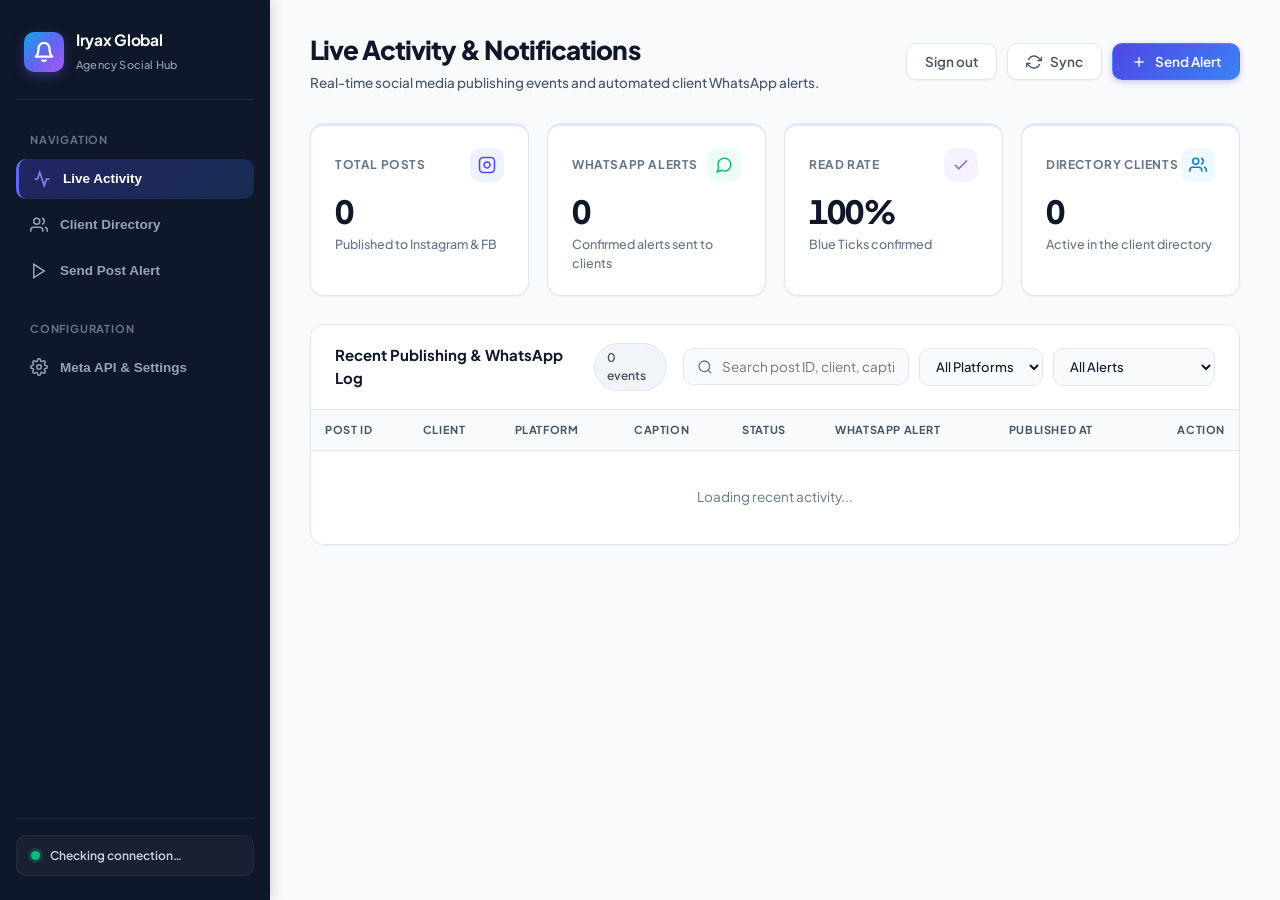
<file: index.html>
<!DOCTYPE html>
<html lang="en">
<head>
  <meta charset="UTF-8">
  <meta name="viewport" content="width=device-width, initial-scale=1.0">
  <title>Iryax Global | Social Media Publishing & Client Automation Engine</title>
  <link rel="stylesheet" href="styles.css?v=20261112_v2">
</head>
<body>
  <div class="app-layout">
    
    <!-- Sidebar -->
    <aside class="sidebar">
      <div class="brand">
        <div class="brand-icon">
          <svg viewBox="0 0 24 24" fill="none" stroke="currentColor" stroke-width="2.5" stroke-linecap="round" stroke-linejoin="round">
            <path d="M18 8A6 6 0 0 0 6 8c0 7-3 9-3 9h18s-3-2-3-9"></path>
            <path d="M13.73 21a2 2 0 0 1-3.46 0"></path>
          </svg>
        </div>
        <div>
          <div class="brand-title">
            Iryax Global
          </div>
          <span class="brand-badge">Agency Social Hub</span>
        </div>
      </div>

      <nav class="nav-menu">
        <div class="nav-section-title">Navigation</div>
        <button class="nav-btn active" data-tab="tab-activity">
          <svg viewBox="0 0 24 24" fill="none" stroke="currentColor" stroke-width="2"><path d="M22 12h-4l-3 9L9 3l-3 9H2"/></svg>
          <span>Live Activity</span>
        </button>
        <button class="nav-btn" data-tab="tab-clients">
          <svg viewBox="0 0 24 24" fill="none" stroke="currentColor" stroke-width="2"><path d="M17 21v-2a4 4 0 0 0-4-4H5a4 4 0 0 0-4 4v2"/><circle cx="9" cy="7" r="4"/><path d="M23 21v-2a4 4 0 0 0-3-3.87"/><path d="M16 3.13a4 4 0 0 1 0 7.75"/></svg>
          <span>Client Directory</span>
        </button>
        <button class="nav-btn" data-tab="tab-simulate">
          <svg viewBox="0 0 24 24" fill="none" stroke="currentColor" stroke-width="2"><polygon points="5 3 19 12 5 21 5 3"/></svg>
          <span>Send Post Alert</span>
        </button>
        
        <div class="nav-section-title" style="margin-top: 12px;">Configuration</div>
        <button class="nav-btn" data-tab="tab-settings">
          <svg viewBox="0 0 24 24" fill="none" stroke="currentColor" stroke-width="2"><circle cx="12" cy="12" r="3"/><path d="M19.4 15a1.65 1.65 0 0 0 .33 1.82l.06.06a2 2 0 0 1 0 2.83 2 2 0 0 1-2.83 0l-.06-.06a1.65 1.65 0 0 0-1.82-.33 1.65 1.65 0 0 0-1 1.51V21a2 2 0 0 1-2 2 2 2 0 0 1-2-2v-.09A1.65 1.65 0 0 0 9 19.4a1.65 1.65 0 0 0-1.82.33l-.06.06a2 2 0 0 1-2.83 0 2 2 0 0 1 0-2.83l.06-.06a1.65 1.65 0 0 0 .33-1.82 1.65 1.65 0 0 0-1.51-1H3a2 2 0 0 1-2-2 2 2 0 0 1 2-2h.09A1.65 1.65 0 0 0 4.6 9a1.65 1.65 0 0 0-.33-1.82l-.06-.06a2 2 0 0 1 0-2.83 2 2 0 0 1 2.83 0l.06.06a1.65 1.65 0 0 0 1.82.33H9a1.65 1.65 0 0 0 1-1.51V3a2 2 0 0 1 2-2 2 2 0 0 1 2 2v.09a1.65 1.65 0 0 0 1 1.51 1.65 1.65 0 0 0 1.82-.33l.06-.06a2 2 0 0 1 2.83 0 2 2 0 0 1 0 2.83l-.06.06a1.65 1.65 0 0 0-.33 1.82V9a1.65 1.65 0 0 0 1.51 1H21a2 2 0 0 1 2 2 2 2 0 0 1-2 2h-.09a1.65 1.65 0 0 0-1.51 1z"/></svg>
          <span>Meta API & Settings</span>
        </button>
      </nav>

      <div class="sidebar-footer">
        <div class="system-status-box">
          <span class="status-beacon"></span>
          <span id="connection-status" role="status">Checking connection…</span>
        </div>
      </div>
    </aside>

    <!-- Main Content -->
    <main class="main-content">
      
      <!-- Top Bar -->
      <div class="top-bar">
        <div class="top-bar-left">
          <h1 class="page-title" id="view-title">Live Activity & Notifications</h1>
          <p class="page-subtitle" id="view-subtitle">Real-time social media publishing events and automated client WhatsApp alerts.</p>
        </div>
        <div class="top-actions"><button class="btn btn-secondary" id="btn-logout">Sign out</button>
          <button class="btn btn-secondary" id="btn-refresh-data" title="Refresh all data">
            <svg viewBox="0 0 24 24" fill="none" stroke="currentColor" stroke-width="2"><polyline points="23 4 23 10 17 10"/><polyline points="1 20 1 14 7 14"/><path d="M3.51 9a9 9 0 0 1 14.85-3.36L23 10M1 14l4.64 4.36A9 9 0 0 0 20.49 15"/></svg>
            <span>Sync</span>
          </button>
          <button class="btn btn-primary" id="btn-quick-post">
            <svg viewBox="0 0 24 24" fill="none" stroke="currentColor" stroke-width="2"><line x1="12" y1="5" x2="12" y2="19"/><line x1="5" y1="12" x2="19" y2="12"/></svg>
            <span>Send Alert</span>
          </button>
        </div>
      </div>

      <!-- Tab 1: Live Activity -->
      <div id="tab-activity" class="tab-content active">
        <div class="metrics-row">
          <div class="metric-box">
            <div class="metric-top-bar">
              <span class="metric-header">Total Posts</span>
              <div class="metric-icon-wrap" style="color: #4f46e5; background: #eef2ff;">
                <svg viewBox="0 0 24 24" width="18" height="18" fill="none" stroke="currentColor" stroke-width="2"><rect x="2" y="2" width="20" height="20" rx="5" ry="5"/><path d="M16 11.37A4 4 0 1 1 12.63 8 4 4 0 0 1 16 11.37z"/></svg>
              </div>
            </div>
            <div class="metric-val" id="metric-total-posts">0</div>
            <div class="metric-sub">Published to Instagram & FB</div>
          </div>
          <div class="metric-box">
            <div class="metric-top-bar">
              <span class="metric-header">WhatsApp Alerts</span>
              <div class="metric-icon-wrap" style="color: #10b981; background: #ecfdf5;">
                <svg viewBox="0 0 24 24" width="18" height="18" fill="none" stroke="currentColor" stroke-width="2"><path d="M21 11.5a8.38 8.38 0 0 1-.9 3.8 8.5 8.5 0 0 1-7.6 4.7 8.38 8.38 0 0 1-3.8-.9L3 21l1.9-5.7a8.38 8.38 0 0 1-.9-3.8 8.5 8.5 0 0 1 4.7-7.6 8.38 8.38 0 0 1 3.8-.9h.5a8.48 8.48 0 0 1 8 8v.5z"/></svg>
              </div>
            </div>
            <div class="metric-val" id="metric-delivered-notifs">0</div>
            <div class="metric-sub">Confirmed alerts sent to clients</div>
          </div>
          <div class="metric-box">
            <div class="metric-top-bar">
              <span class="metric-header">Read Rate</span>
              <div class="metric-icon-wrap" style="color: #8b5cf6; background: #f5f3ff;">
                <svg viewBox="0 0 24 24" width="18" height="18" fill="none" stroke="currentColor" stroke-width="2"><polyline points="20 6 9 17 4 12"/></svg>
              </div>
            </div>
            <div class="metric-val" id="metric-read-rate">100%</div>
            <div class="metric-sub">Blue Ticks confirmed</div>
          </div>
          <div class="metric-box">
            <div class="metric-top-bar">
              <span class="metric-header">Directory Clients</span>
              <div class="metric-icon-wrap" style="color: #0284c7; background: #f0f9ff;">
                <svg viewBox="0 0 24 24" width="18" height="18" fill="none" stroke="currentColor" stroke-width="2"><path d="M17 21v-2a4 4 0 0 0-4-4H5a4 4 0 0 0-4 4v2"/><circle cx="9" cy="7" r="4"/><path d="M23 21v-2a4 4 0 0 0-3-3.87"/><path d="M16 3.13a4 4 0 0 1 0 7.75"/></svg>
              </div>
            </div>
            <div class="metric-val" id="metric-total-clients">0</div>
            <div class="metric-sub">Active in the client directory</div>
          </div>
        </div>

        <div class="card">
          <div class="card-toolbar activity-toolbar">
            <div class="toolbar-left">
              <h3 class="card-title" style="font-size: 15px; font-weight: 700; color: #0f172a; margin: 0;">Recent Publishing & WhatsApp Log</h3>
              <span class="client-count-chip" id="activity-count-chip">0 events</span>
            </div>
            <div class="toolbar-actions activity-filters">
              <div class="search-box" style="min-width: 220px; max-width: 280px;">
                <svg viewBox="0 0 24 24" fill="none" stroke="currentColor" stroke-width="2"><circle cx="11" cy="11" r="8"/><line x1="21" y1="21" x2="16.65" y2="16.65"/></svg>
                <input type="text" id="activity-search-input" class="search-input" placeholder="Search post ID, client, caption...">
              </div>
              <select id="activity-platform-filter" class="filter-select" aria-label="Filter by platform">
                <option value="all">All Platforms</option>
                <option value="instagram">Instagram</option>
                <option value="facebook">Facebook</option>
              </select>
              <select id="activity-alert-filter" class="filter-select" aria-label="Filter by WhatsApp alert status">
                <option value="all">All Alerts</option>
                <option value="sent_group">Sent / Delivered</option>
                <option value="read">Blue Ticks (Read)</option>
                <option value="failed">Alert Failed</option>
                <option value="pending">Pending / Retrying</option>
              </select>
            </div>
          </div>
          <div class="table-responsive">
            <table class="data-table">
              <thead>
                <tr>
                  <th>Post ID</th>
                  <th>Client</th>
                  <th>Platform</th>
                  <th>Caption</th>
                  <th>Status</th>
                  <th>WhatsApp Alert</th>
                  <th>Published At</th>
                  <th style="text-align: right;">Action</th>
                </tr>
              </thead>
              <tbody id="posts-table-body">
                <tr>
                  <td colspan="8" style="text-align: center; color: var(--text-muted); padding: 36px;">Loading recent activity...</td>
                </tr>
              </tbody>
            </table>
          </div>
          <div class="table-pagination" id="activity-pagination" style="display: none;">
            <span class="pagination-info" id="activity-pagination-info">Showing 0–0 of 0</span>
            <div class="pagination-controls">
              <button type="button" class="btn btn-sm btn-secondary" id="activity-prev-page">Previous</button>
              <span class="pagination-page-label" id="activity-page-label">Page 1 of 1</span>
              <button type="button" class="btn btn-sm btn-secondary" id="activity-next-page">Next</button>
            </div>
          </div>
        </div>
      </div>

      <!-- Tab 2: Clients (Excel) -->
      <div id="tab-clients" class="tab-content">
        <div class="card">
          <div class="card-toolbar">
            <div class="toolbar-left">
              <div class="search-box">
                <svg viewBox="0 0 24 24" fill="none" stroke="currentColor" stroke-width="2"><circle cx="11" cy="11" r="8"/><line x1="21" y1="21" x2="16.65" y2="16.65"/></svg>
                <input type="text" id="client-search-input" class="search-input" placeholder="Search by client, ID, Instagram handle, or phone...">
              </div>
              <select id="client-status-filter" class="filter-select" aria-label="Filter clients by status">
                <option value="all">All Statuses</option>
                <option value="active">Active</option>
                <option value="inactive">Inactive</option>
              </select>
              <span class="client-count-chip" id="client-count-chip">Synced from the client directory</span>
            </div>
            <div class="toolbar-actions">
              <button class="btn btn-secondary" id="btn-sync-instagram" style="gap: 8px;">
                <svg viewBox="0 0 24 24" width="16" height="16" fill="none" stroke="currentColor" stroke-width="2">
                  <rect x="2" y="2" width="20" height="20" rx="5" ry="5"/>
                  <path d="M16 11.37A4 4 0 1 1 12.63 8 4 4 0 0 1 16 11.37z"/>
                  <line x1="17.5" y1="6.5" x2="17.51" y2="6.5"/>
                </svg>
                <span>Sync Instagram Now</span>
              </button>
              <button class="btn btn-primary" id="btn-open-add-client">
                <svg viewBox="0 0 24 24" width="16" height="16" fill="none" stroke="currentColor" stroke-width="2"><line x1="12" y1="5" x2="12" y2="19"/><line x1="5" y1="12" x2="19" y2="12"/></svg>
                <span>Add Client</span>
              </button>
            </div>
          </div>
          
          <div class="table-responsive">
            <table class="data-table clients-directory-table">
              <thead>
                <tr>
                  <th style="width: 110px;">Client ID</th>
                  <th>Company / Client</th>
                  <th>Social Channels</th>
                  <th>WhatsApp Alert Recipients</th>
                  <th style="width: 100px;">Status</th>
                  <th style="text-align: right; width: 185px;">Actions</th>
                </tr>
              </thead>
              <tbody id="clients-table-body">
                <tr>
                  <td colspan="6" style="text-align: center; color: var(--text-muted); padding: 36px;">Reading the client directory...</td>
                </tr>
              </tbody>
            </table>
          </div>
          <div class="table-pagination" id="clients-pagination" style="display: none;">
            <span class="pagination-info" id="clients-pagination-info">Showing 0–0 of 0</span>
            <div class="pagination-controls">
              <button type="button" class="btn btn-sm btn-secondary" id="clients-prev-page">Previous</button>
              <span class="pagination-page-label" id="clients-page-label">Page 1 of 1</span>
              <button type="button" class="btn btn-sm btn-secondary" id="clients-next-page">Next</button>
            </div>
          </div>
        </div>
      </div>

      <!-- Tab 3: Send Alert Workflow -->
      <div id="tab-simulate" class="tab-content">
        <div class="card" style="max-width: 800px;">
          <div class="card-toolbar">
            <h3 class="card-title" style="font-size: 16px; font-weight: 700; color: #0f172a;">Send a Notification for an Existing Post</h3>
          </div>
          
          <div style="padding: 24px 24px 0 24px;">
            <div class="trust-banner">
              <svg viewBox="0 0 24 24" width="20" height="20" fill="none" stroke="#16a34a" stroke-width="2">
                <circle cx="12" cy="12" r="10"/><path d="M12 16v-4"/><path d="M12 8h.01"/>
              </svg>
              <div>
                <strong>Automated Client Routing:</strong> Select a client below. The system automatically reads their WhatsApp recipient number from <code>the client directory</code> and sends the alert through the sender configured in Settings.
              </div>
            </div>
          </div>

          <form id="simulate-form" style="padding: 16px 24px 24px 24px;">
            <div class="form-group">
              <label for="sim-select-client">Target Client (Resolved from the client directory)</label>
              <select id="sim-select-client" class="form-control">
                <!-- Dynamically populated from the client directory -->
              </select>
              <span class="form-hint">The client's Page ID and WhatsApp destination are matched dynamically.</span>
            </div>

            <div class="form-group">
              <label for="sim-post-caption">Post Caption</label>
              <textarea id="sim-post-caption" class="form-control" rows="3">Excited to announce our new update! Visit our website to learn more. #Announcement</textarea>
            </div>

            <div class="form-group">
              <label for="sim-post-url">Live Post URL</label>
              <input type="url" id="sim-post-url" class="form-control" placeholder="https://www.facebook.com/your-post-id" required>
            </div>

            <button type="submit" class="btn btn-primary btn-block" id="btn-submit-simulation" style="padding: 12px;">
              <span>Send WhatsApp Notification</span>
            </button>
          </form>

          <div id="simulation-result-box" style="display: none; padding: 0 24px 24px 24px;">
            <div class="diagnostic-alert success" id="sim-alert">
              <div>
                <strong id="sim-result-title" style="display: block; font-size: 14px;">Notification Dispatched Successfully</strong>
                <div id="sim-result-details" style="margin-top: 6px; font-size: 13px; line-height: 1.6;"></div>
              </div>
            </div>
          </div>
        </div>
      </div>

      <!-- Tab 4: Meta API Settings -->
      <div id="tab-settings" class="tab-content">
        <div style="max-width: 800px;">
          <div id="settings-feedback-box" style="display: none;" class="diagnostic-alert">
            <span id="settings-feedback-text"></span>
          </div>

          <div class="trust-banner">
            <svg viewBox="0 0 24 24" width="20" height="20" fill="none" stroke="currentColor" stroke-width="2">
              <path d="M12 22s8-4 8-10V5l-8-3-8 3v7c0 6 8 10 8 10z"/>
            </svg>
            <div>
              <strong>Secure Backend Storage:</strong> Credentials are saved directly into your local <code>.env</code> file. They are never exposed in browser source code.
            </div>
          </div>

          <div class="card">
            <div class="card-toolbar">
              <div>
                <h3 class="card-title" style="font-size: 16px; font-weight: 700; color: #0f172a;">Meta WhatsApp Cloud API Configuration</h3>
                <p style="font-size: 13px; color: var(--text-secondary); margin-top: 3px;">Active sender: <strong>+91 90104 80101</strong> (Iryax / Phone ID: 1356566347541367)</p>
              </div>
              <button class="btn btn-secondary" id="btn-test-wa-settings">
                <span>Test Connection</span>
              </button>
            </div>
            
            <form id="settings-form" style="padding: 24px;">
              <div class="form-group">
                <label for="cfg-phone-id">WhatsApp Phone Number ID</label>
                <input type="text" id="cfg-phone-id" class="form-control" placeholder="e.g. 1356566347541367">
                <span class="form-hint">Found in Meta Developer Portal ➔ WhatsApp ➔ API Setup</span>
              </div>

              <div class="form-group">
                <label for="cfg-waba-id">WhatsApp Business Account ID (WABA ID)</label>
                <input type="text" id="cfg-waba-id" class="form-control" placeholder="e.g. 1718319859454686">
              </div>

              <div class="form-group">
                <div style="display: flex; justify-content: space-between; align-items: center; margin-bottom: 6px;">
                  <label for="cfg-token" style="margin-bottom: 0;">Permanent Meta Access Token</label>
                  <span id="token-status-badge" class="badge badge-warning">Write-Only</span>
                </div>
                <input type="password" id="cfg-token" class="form-control" placeholder="•••••••••••••••• (Leave blank to keep active token)" autocomplete="new-password">
                <span class="form-hint">For 24/7 uninterrupted operation, generate a permanent System User Token in Meta Business Suite.</span>
              </div>

              <div class="form-group">
                <label for="cfg-slack">Slack Alerts Webhook URL (Optional)</label>
                <input type="url" id="cfg-slack" class="form-control" placeholder="https://hooks.slack.com/services/...">
              </div>

              <button type="submit" class="btn btn-primary" id="btn-save-cfg">
                <span>Save Configuration</span>
              </button>
            </form>
          </div>
        </div>
      </div>

    </main>
  </div>

  <!-- Add Client Modal -->
  <div class="modal-overlay" id="add-client-modal">
    <div class="modal-box">
      <div class="modal-head">
        <h3 class="card-title">Add Client to the client directory</h3>
        <button class="modal-close" id="btn-close-modal">&times;</button>
      </div>
      <form id="add-client-form" class="modal-body">
        <div class="form-group">
          <label for="new-client-id">Client ID</label>
          <input type="text" id="new-client-id" class="form-control" placeholder="e.g. CLIENT_006" required>
        </div>
        <div style="background: #f8fafc; border: 1px solid #e2e8f0; border-radius: 8px; padding: 12px; margin-bottom: 14px;">
          <div style="font-size: 11px; font-weight: 700; color: #475569; text-transform: uppercase; letter-spacing: 0.5px; margin-bottom: 8px;">Display Details (Company Info)</div>
          <div class="form-group" style="margin-bottom: 8px;">
            <label for="new-client-name">Company / Client Name</label>
            <input type="text" id="new-client-name" class="form-control" placeholder="e.g. Serum Lab" required>
          </div>
          <div class="form-group" style="margin-bottom: 0;">
            <label for="new-company-number">Company Phone Number <span style="font-weight: normal; color: var(--text-muted);">(For Info / Reference)</span></label>
            <div style="display: flex; align-items: center;">
              <span style="background: #e2e8f0; border: 1px solid #cbd5e1; border-right: none; border-radius: 6px 0 0 6px; padding: 0 10px; height: 38px; display: inline-flex; align-items: center; font-size: 14px; font-weight: 700; color: #475569;">+</span>
              <input type="tel" id="new-company-number" class="form-control" placeholder="919014424455" style="border-radius: 0 6px 6px 0; height: 38px;">
            </div>
            <span class="form-hint" style="font-size: 11px; color: var(--text-muted); margin-top: 3px; display: block;">Official company / office phone number for display & general reference.</span>
          </div>
        </div>
        <div class="form-group">
          <label for="new-page-id">Facebook Page ID <span style="font-weight: normal; color: var(--text-muted);">(Optional if Instagram provided)</span></label>
          <input type="text" id="new-page-id" class="form-control" placeholder="e.g. 116439281052574">
        </div>
        <div class="form-group">
          <label for="new-instagram-handle">Instagram Handle <span style="font-weight: normal; color: var(--text-muted);">(Optional if Facebook provided)</span></label>
          <input type="text" id="new-instagram-handle" class="form-control" placeholder="e.g. @serum_labs">
        </div>
        <div class="form-group">
          <label for="new-client-template" style="display: flex; justify-content: space-between; align-items: center;">
            <span>WhatsApp Message Template</span>
            <span style="font-size: 10px; font-weight: 600; color: #2563eb; background: #eff6ff; padding: 2px 7px; border-radius: 6px; text-transform: uppercase;">Per-client format</span>
          </label>
          <select id="new-client-template" class="form-control" style="font-size: 13px;">
            <option value="">Default (Photo Header + Post Link)</option>
            <option value="business_ig_media_link_alert">📸 Photo Header + Post Link (Image + URL)</option>
            <option value="business_post_link_exact">🔗 Post Link Alert (Text Only)</option>
            <option value="business_media_post_alert">🖼️ Photo Header Only (No URL)</option>
            <option value="business_compact_engagement">⚡ Compact Engagement (Clean Greeting + Post Link)</option>
            <option value="business_post_published_link_alert">📝 Detailed Post Alert (Greeting + Caption + Link)</option>
            <option value="tms_post_published_alert">🏢 TMS Service Alert (Team TMS Format)</option>
          </select>
          <span class="form-hint" style="font-size: 11px; color: var(--text-muted); margin-top: 3px; display: block;">Select which WhatsApp template format is dispatched when a post goes live.</span>
        </div>
        <div style="margin: 18px 0 10px 0; border-top: 1px solid #e2e8f0; padding-top: 14px;">
          <div style="display: flex; justify-content: space-between; align-items: center; margin-bottom: 8px;">
            <div>
              <span style="font-size: 12px; font-weight: 700; color: #334155; text-transform: uppercase; letter-spacing: 0.5px;">Contact Persons & WhatsApp Alert Numbers</span>
              <span style="display: block; font-size: 11px; color: var(--text-muted); margin-top: 2px;">Add as many recipients as needed. Every number gets personalized alerts with their own name.</span>
            </div>
            <button type="button" id="btn-add-contact-row" class="btn btn-xs btn-outline-primary" style="font-size: 11px; padding: 5px 12px; display: inline-flex; align-items: center; gap: 5px; border-radius: 6px; font-weight: 600;">
              <span style="font-weight: bold; font-size: 13px; line-height: 1;">+</span>
              <span>Add Recipient</span>
            </button>
          </div>
          <div id="new-contacts-list" style="display: flex; flex-direction: column; gap: 12px;"></div>
        </div>
        <button type="submit" class="btn btn-primary btn-block" style="margin-top: 16px; padding: 12px;">
          <span>Save Client</span>
        </button>
      </form>
    </div>
  </div>

  <!-- Edit Client Modal -->
  <div class="modal-overlay" id="edit-client-modal">
    <div class="modal-box">
      <div class="modal-head">
        <h3 class="card-title">Edit Client Details</h3>
        <button class="modal-close" id="btn-close-edit-modal">&times;</button>
      </div>
      <form id="edit-client-form" class="modal-body">
        <input type="hidden" id="edit-row-index">
        <div class="form-group">
          <label for="edit-client-id">Client ID</label>
          <input type="text" id="edit-client-id" class="form-control" required>
        </div>
        <div style="background: #f8fafc; border: 1px solid #e2e8f0; border-radius: 8px; padding: 12px; margin-bottom: 14px;">
          <div style="font-size: 11px; font-weight: 700; color: #475569; text-transform: uppercase; letter-spacing: 0.5px; margin-bottom: 8px;">Display Details (Company Info)</div>
          <div class="form-group" style="margin-bottom: 8px;">
            <label for="edit-client-name">Company / Client Name</label>
            <input type="text" id="edit-client-name" class="form-control" required>
          </div>
          <div class="form-group" style="margin-bottom: 0;">
            <label for="edit-company-number">Company Phone Number <span style="font-weight: normal; color: var(--text-muted);">(For Info / Reference)</span></label>
            <div style="display: flex; align-items: center;">
              <span style="background: #e2e8f0; border: 1px solid #cbd5e1; border-right: none; border-radius: 6px 0 0 6px; padding: 0 10px; height: 38px; display: inline-flex; align-items: center; font-size: 14px; font-weight: 700; color: #475569;">+</span>
              <input type="tel" id="edit-company-number" class="form-control" placeholder="919014424455" style="border-radius: 0 6px 6px 0; height: 38px;">
            </div>
            <span class="form-hint" style="font-size: 11px; color: var(--text-muted); margin-top: 3px; display: block;">Official company / office phone number for display & general reference.</span>
          </div>
        </div>
        <div class="form-group">
          <label for="edit-page-id">Facebook Page ID <span style="font-weight: normal; color: var(--text-muted);">(Optional if Instagram provided)</span></label>
          <input type="text" id="edit-page-id" class="form-control" placeholder="e.g. 116439281052574">
        </div>
        <div class="form-group">
          <label for="edit-instagram-handle">Instagram Handle / ID <span style="font-weight: normal; color: var(--text-muted);">(Optional if Facebook provided)</span></label>
          <input type="text" id="edit-instagram-handle" class="form-control" placeholder="e.g. @serum_labs">
        </div>
        <div class="form-group">
          <label for="edit-client-template" style="display: flex; justify-content: space-between; align-items: center;">
            <span>WhatsApp Message Template</span>
            <span style="font-size: 10px; font-weight: 600; color: #2563eb; background: #eff6ff; padding: 2px 7px; border-radius: 6px; text-transform: uppercase;">Per-client format</span>
          </label>
          <select id="edit-client-template" class="form-control" style="font-size: 13px;">
            <option value="">Default (Photo Header + Post Link)</option>
            <option value="business_ig_media_link_alert">📸 Photo Header + Post Link (Image + URL)</option>
            <option value="business_post_link_exact">🔗 Post Link Alert (Text Only)</option>
            <option value="business_media_post_alert">🖼️ Photo Header Only (No URL)</option>
            <option value="business_compact_engagement">⚡ Compact Engagement (Clean Greeting + Post Link)</option>
            <option value="business_post_published_link_alert">📝 Detailed Post Alert (Greeting + Caption + Link)</option>
            <option value="tms_post_published_alert">🏢 TMS Service Alert (Team TMS Format)</option>
          </select>
          <span class="form-hint" style="font-size: 11px; color: var(--text-muted); margin-top: 3px; display: block;">Select which WhatsApp template format is dispatched when a post goes live.</span>
        </div>
        <div style="margin: 18px 0 10px 0; border-top: 1px solid #e2e8f0; padding-top: 14px;">
          <div style="display: flex; justify-content: space-between; align-items: center; margin-bottom: 8px;">
            <div>
              <span style="font-size: 12px; font-weight: 700; color: #334155; text-transform: uppercase; letter-spacing: 0.5px;">Contact Persons & WhatsApp Alert Numbers</span>
              <span style="display: block; font-size: 11px; color: var(--text-muted); margin-top: 2px;">Add as many recipients as needed. Every number gets personalized alerts with their own name.</span>
            </div>
            <button type="button" id="btn-edit-add-contact-row" class="btn btn-xs btn-outline-primary" style="font-size: 11px; padding: 5px 12px; display: inline-flex; align-items: center; gap: 5px; border-radius: 6px; font-weight: 600;">
              <span style="font-weight: bold; font-size: 13px; line-height: 1;">+</span>
              <span>Add Recipient</span>
            </button>
          </div>
          <div id="edit-contacts-list" style="display: flex; flex-direction: column; gap: 12px;"></div>
        </div>
        <div class="form-group">
          <label for="edit-status">Status</label>
          <select id="edit-status" class="form-control">
            <option value="Active">Active</option>
            <option value="Inactive">Inactive</option>
          </select>
        </div>
        <div style="display: flex; gap: 10px; margin-top: 24px;">
          <button type="button" class="btn btn-secondary" style="flex: 1;" id="btn-cancel-edit-modal">Cancel</button>
          <button type="submit" class="btn btn-primary" style="flex: 2;">Save Changes</button>
        </div>
      </form>
    </div>
  </div>

  <!-- Display Details Modal -->
  <div class="modal-overlay" id="view-client-modal">
    <div class="modal-box" style="max-width: 680px;">
      <div class="modal-head">
        <div style="display: flex; align-items: center; gap: 8px;">
          <svg viewBox="0 0 24 24" width="20" height="20" fill="none" stroke="#4f46e5" stroke-width="2"><circle cx="12" cy="12" r="10"/><line x1="12" y1="16" x2="12" y2="12"/><line x1="12" y1="8" x2="12.01" y2="8"/></svg>
          <h3 class="card-title" style="margin: 0; font-size: 17px;">Client Display Details</h3>
        </div>
        <button class="modal-close" id="btn-close-view-modal">&times;</button>
      </div>
      <div class="modal-body" style="padding: 18px 22px;">
        <!-- Company Info Header Card -->
        <div style="background: linear-gradient(135deg, #f8fafc 0%, #f1f5f9 100%); border: 1px solid #e2e8f0; border-radius: 10px; padding: 14px 16px; margin-bottom: 12px; display: flex; justify-content: space-between; align-items: center;">
          <div style="display: flex; gap: 12px; align-items: center;">
            <div id="view-client-avatar" class="company-avatar" style="width: 44px; height: 44px; font-size: 16px; border-radius: 10px;">CL</div>
            <div>
              <h2 id="view-company-name" style="margin: 0; font-size: 17px; font-weight: 700; color: #0f172a;">Company Name</h2>
              <div style="display: flex; align-items: center; gap: 8px; margin-top: 4px;">
                <span class="code-chip" id="view-client-id" style="font-size: 11px;">ID</span>
                <span id="view-status-badge"></span>
              </div>
            </div>
          </div>
        </div>

        <!-- Details Grid -->
        <div style="display: grid; grid-template-columns: 1fr; gap: 12px; margin-bottom: 14px;">
          <div class="view-details-row">
            <!-- Company Phone for Info -->
            <div style="border: 1px solid #e2e8f0; border-radius: 8px; padding: 12px 14px; background: #ffffff;">
              <div style="font-size: 11px; font-weight: 700; color: #64748b; text-transform: uppercase; letter-spacing: 0.5px; margin-bottom: 6px; display: flex; justify-content: space-between; align-items: center; gap: 6px;">
                <span>Company Phone</span>
                <span style="background: #eef2ff; color: #4338ca; padding: 1px 6px; border-radius: 4px; font-size: 9.5px; font-weight: 600; white-space: nowrap;">Office Reference</span>
              </div>
              <div id="view-company-phone-box" style="font-size: 14px; font-weight: 600; color: #1e293b; font-family: var(--font-mono); display: flex; align-items: center; flex-wrap: wrap; gap: 6px;">
                <!-- Filled via JS -->
              </div>
            </div>

            <!-- Social Media Channels -->
            <div style="border: 1px solid #e2e8f0; border-radius: 8px; padding: 12px 14px; background: #ffffff;">
              <div style="font-size: 11px; font-weight: 700; color: #64748b; text-transform: uppercase; letter-spacing: 0.5px; margin-bottom: 6px;">Connected Channels</div>
              <div style="display: flex; gap: 8px; flex-wrap: wrap;" id="view-social-channels">
                <!-- Filled via JS -->
              </div>
            </div>
          </div>

          <!-- Alert Recipients -->
          <div style="border: 1px solid #e2e8f0; border-radius: 8px; padding: 12px 14px; background: #ffffff;">
            <div style="font-size: 11px; font-weight: 700; color: #64748b; text-transform: uppercase; letter-spacing: 0.5px; margin-bottom: 8px; display: flex; justify-content: space-between; align-items: center;">
              <span>WhatsApp Alert Recipients</span>
              <span style="font-size: 10.5px; font-weight: normal; color: var(--text-muted); text-transform: none; letter-spacing: 0;">Receive live post publication alerts</span>
            </div>
            <div id="view-contacts-list" style="display: flex; flex-direction: column; gap: 6px;">
              <!-- Filled via JS -->
            </div>
          </div>

          <!-- Approved WhatsApp Alert Preview -->
          <div style="border: 1px solid #c7d2fe; border-radius: 8px; padding: 12px 14px; background: #f8faff;">
            <div style="font-size: 11px; font-weight: 700; color: #4338ca; text-transform: uppercase; letter-spacing: 0.5px; margin-bottom: 8px; display: flex; justify-content: space-between; align-items: center; gap: 8px;">
              <span style="display: flex; align-items: center; gap: 6px;">
                <svg viewBox="0 0 24 24" width="14" height="14" fill="none" stroke="currentColor" stroke-width="2"><path d="M21 15a2 2 0 0 1-2 2H7l-4 4V5a2 2 0 0 1 2-2h14a2 2 0 0 1 2 2z"/></svg>
                WhatsApp Notification Preview
              </span>
              <span style="background: #ecfdf5; color: #047857; padding: 2px 8px; border-radius: 4px; font-size: 10px; font-weight: 700; white-space: nowrap;">Meta Approved</span>
            </div>
            <div id="view-template-preview" style="font-family: -apple-system, BlinkMacSystemFont, 'Segoe UI', Roboto, Helvetica, Arial, sans-serif; font-size: 13px; line-height: 1.5; color: #1e293b;">
              <!-- Filled via JS -->
            </div>
          </div>
        </div>

        <div style="display: flex; gap: 10px; margin-top: 8px;">
          <button type="button" class="btn btn-secondary" style="flex: 1;" id="btn-close-view-modal-2">Close</button>
          <button type="button" class="btn btn-primary" style="flex: 1;" id="btn-view-edit-shortcut">
            <svg viewBox="0 0 24 24" width="13" height="13" fill="none" stroke="currentColor" stroke-width="2"><path d="M12 20h9"/><path d="M16.5 3.5a2.121 2.121 0 0 1 3 3L7 19l-4 1 1-4L16.5 3.5z"/></svg>
            <span>Edit This Client</span>
          </button>
        </div>
      </div>
    </div>
  </div>

  <!-- Toast Notification Container -->
  <div class="toast-container" id="toast-container" role="status" aria-live="polite"></div>

  <script src="config.js"></script><script src="operations.js?v=20261112_v2"></script><script src="app.js?v=20261112_v2"></script>
</body>
</html>
</file>
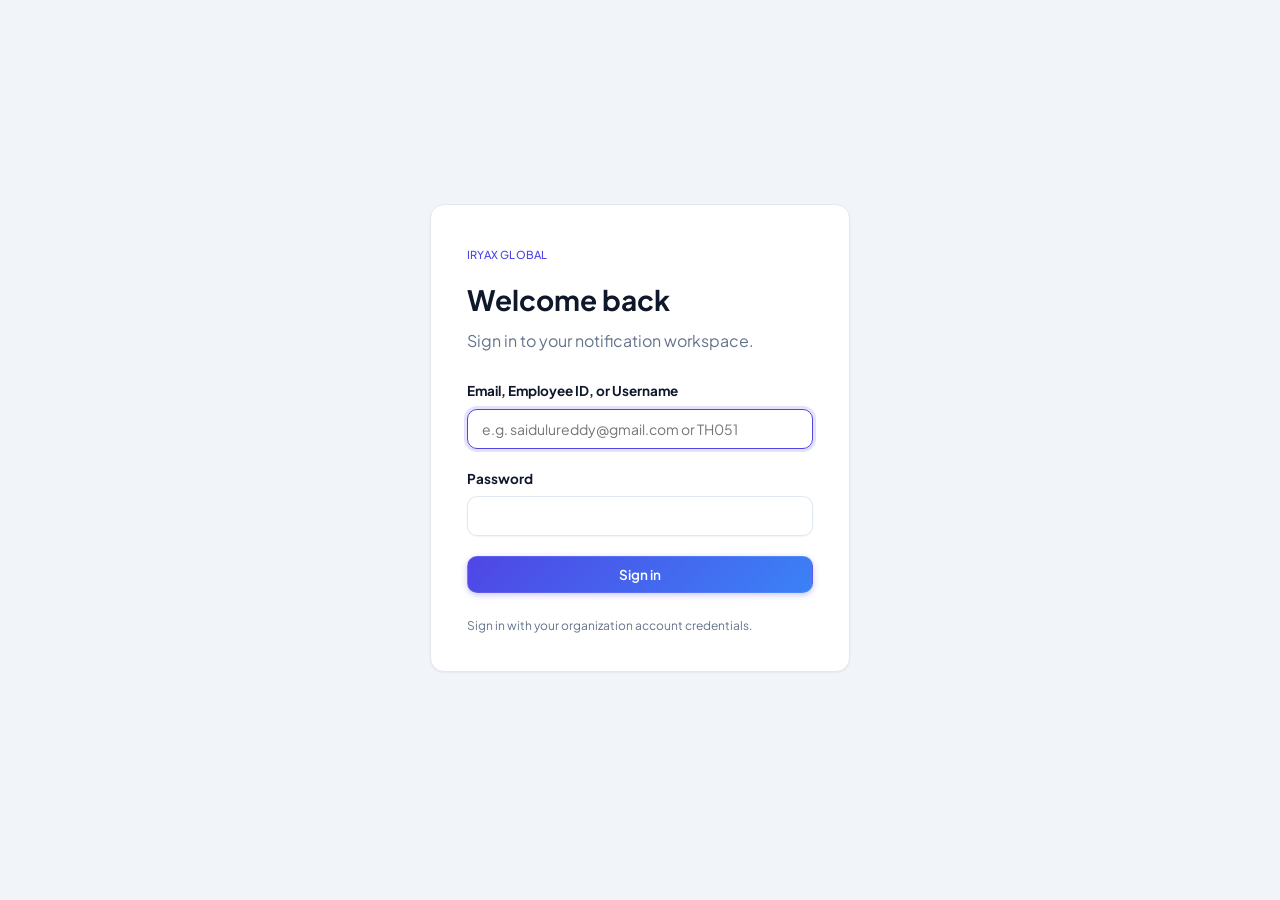
<file: login.html>
<!doctype html>
<html lang="en"><head><meta charset="utf-8"><meta name="viewport" content="width=device-width,initial-scale=1"><title>Sign in · Notification Hub</title><link rel="stylesheet" href="styles.css"></head>
<body style="min-height:100vh;display:grid;place-items:center;padding:24px;background:#f1f5f9">
<main class="card" style="width:100%;max-width:420px;padding:36px">
<div class="brand-badge" style="color:#4f46e5">IRYAX GLOBAL</div><h1 style="margin:14px 0 8px;font-size:28px">Welcome back</h1><p style="color:#64748b;margin-bottom:28px">Sign in to your notification workspace.</p>
<form id="login-form"><div class="form-group"><label for="username">Email, Employee ID, or Username</label><input id="username" class="form-control" autocomplete="username" placeholder="e.g. saidulureddy@gmail.com or TH051" required autofocus></div>
<div class="form-group"><label for="password">Password</label><input type="password" id="password" class="form-control" autocomplete="current-password" required></div>
<p id="error" role="alert" style="color:#b91c1c;margin:12px 0"></p><button class="btn btn-primary" style="width:100%" type="submit">Sign in</button></form>
<p style="font-size:12px;color:#64748b;margin-top:24px">Sign in with your organization account credentials.</p></main>
<script src="config.js"></script><script src="login.js"></script></body></html>
</file>
<file: styles.css>
/* ==============================================================================
   IRYAX ENTERPRISE SOCIAL AUTOMATION HUB - DESIGN SYSTEM
   Ultra-modern, polished B2B SaaS interface inspired by Stripe, Linear, and Vercel.
   ============================================================================== */

@import url('https://fonts.googleapis.com/css2?family=Plus+Jakarta+Sans:wght@400;500;600;700;800&family=JetBrains+Mono:wght@400;500;600&display=swap');

:root {
  /* Slate & Enterprise Neutral Tokens */
  --bg-app: #f8fafc;
  --bg-sidebar: #0f172a;
  --bg-sidebar-hover: #1e293b;
  --bg-sidebar-active: #334155;
  --bg-card: #ffffff;
  --bg-surface: #f8fafc;
  --bg-surface-elevated: #ffffff;
  --bg-hover: #f1f5f9;
  
  --border-color: #e2e8f0;
  --border-light: #f1f5f9;
  --border-dark: #cbd5e1;
  
  --text-primary: #0f172a;
  --text-secondary: #475569;
  --text-muted: #64748b;
  --text-inverse: #ffffff;
  
  /* Brand Gradients & Accents */
  --primary: #4f46e5;
  --primary-hover: #4338ca;
  --primary-light: #eef2ff;
  --primary-border: #c7d2fe;
  --primary-gradient: linear-gradient(135deg, #4f46e5 0%, #3b82f6 100%);
  --brand-gradient: linear-gradient(135deg, #0ea5e9 0%, #6366f1 50%, #a855f7 100%);
  
  /* Social Media Platform Colors */
  --instagram-gradient: linear-gradient(45deg, #f09433 0%, #e6683c 25%, #dc2743 50%, #cc2366 75%, #bc1888 100%);
  --instagram-bg: #fdf2f8;
  --instagram-text: #be185d;
  --instagram-border: #fbcfe8;
  
  --facebook-color: #1877f2;
  --facebook-bg: #eff6ff;
  --facebook-border: #bfdbfe;
  
  --whatsapp-color: #128c7e;
  --whatsapp-bg: #f0fdf4;
  --whatsapp-border: #bbf7d0;
  --whatsapp-text: #166534;
  
  /* Semantic Status Colors */
  --success: #10b981;
  --success-bg: #ecfdf5;
  --success-border: #a7f3d0;
  --success-text: #065f46;
  
  --warning: #f59e0b;
  --warning-bg: #fffbeb;
  --warning-border: #fde68a;
  --warning-text: #92400e;
  
  --danger: #ef4444;
  --danger-bg: #fef2f2;
  --danger-border: #fecaca;
  --danger-text: #991b1b;
  
  --info: #0284c7;
  --info-bg: #f0f9ff;
  --info-border: #bae6fd;
  --info-text: #0369a1;

  --font-sans: 'Plus Jakarta Sans', -apple-system, BlinkMacSystemFont, 'Segoe UI', Roboto, sans-serif;
  --font-mono: 'JetBrains Mono', 'SF Mono', Consolas, monospace;
  
  --radius-xs: 4px;
  --radius-sm: 6px;
  --radius-md: 10px;
  --radius-lg: 14px;
  --radius-xl: 18px;
  --radius-full: 9999px;

  --shadow-sm: 0 1px 2px 0 rgba(15, 23, 42, 0.05);
  --shadow-md: 0 4px 6px -1px rgba(15, 23, 42, 0.06), 0 2px 4px -2px rgba(15, 23, 42, 0.04);
  --shadow-lg: 0 10px 15px -3px rgba(15, 23, 42, 0.08), 0 4px 6px -4px rgba(15, 23, 42, 0.03);
  --shadow-xl: 0 20px 25px -5px rgba(15, 23, 42, 0.1), 0 8px 10px -6px rgba(15, 23, 42, 0.04);
}

* {
  box-sizing: border-box;
  margin: 0;
  padding: 0;
}

body {
  font-family: var(--font-sans);
  background-color: var(--bg-app);
  color: var(--text-primary);
  line-height: 1.5;
  -webkit-font-smoothing: antialiased;
  -moz-osx-font-smoothing: grayscale;
  overflow-x: hidden;
}

/* App Layout */
.app-layout {
  display: flex;
  min-height: 100vh;
}

/* ==============================================================================
   Sidebar Navigation (Enterprise Dark Slate)
   ============================================================================== */
.sidebar {
  width: 270px;
  background-color: var(--bg-sidebar);
  color: #94a3b8;
  display: flex;
  flex-direction: column;
  padding: 24px 16px;
  flex-shrink: 0;
  position: relative;
  z-index: 10;
  box-shadow: 2px 0 12px rgba(0, 0, 0, 0.15);
}

.brand {
  display: flex;
  align-items: center;
  gap: 12px;
  padding: 4px 8px 24px 8px;
  border-bottom: 1px solid rgba(255, 255, 255, 0.08);
  margin-bottom: 20px;
}

.brand-icon {
  width: 40px;
  height: 40px;
  border-radius: var(--radius-md);
  background: var(--brand-gradient);
  display: flex;
  align-items: center;
  justify-content: center;
  color: #ffffff;
  font-weight: 800;
  box-shadow: 0 4px 12px rgba(99, 102, 241, 0.35);
  flex-shrink: 0;
}

.brand-icon svg {
  width: 22px;
  height: 22px;
  stroke: #ffffff;
}

.brand-title {
  font-size: 15.5px;
  font-weight: 700;
  color: #ffffff;
  letter-spacing: -0.3px;
  display: flex;
  align-items: center;
  gap: 6px;
}

.brand-badge {
  display: inline-block;
  font-size: 11px;
  color: #94a3b8;
  font-weight: 500;
  letter-spacing: 0.2px;
}

.nav-menu {
  display: flex;
  flex-direction: column;
  gap: 6px;
  flex: 1;
}

.nav-section-title {
  font-size: 11px;
  font-weight: 700;
  text-transform: uppercase;
  letter-spacing: 0.8px;
  color: #64748b;
  padding: 12px 14px 4px 14px;
}

.nav-btn {
  display: flex;
  align-items: center;
  gap: 12px;
  padding: 11px 14px;
  border-radius: var(--radius-md);
  background: transparent;
  border: none;
  color: #94a3b8;
  font-size: 13.5px;
  font-weight: 600;
  cursor: pointer;
  transition: all 0.18s cubic-bezier(0.4, 0, 0.2, 1);
  text-align: left;
  position: relative;
}

.nav-btn svg {
  width: 18px;
  height: 18px;
  flex-shrink: 0;
  transition: transform 0.18s ease;
}

.nav-btn:hover {
  background-color: var(--bg-sidebar-hover);
  color: #f8fafc;
  transform: translateX(2px);
}

.nav-btn:hover svg {
  transform: scale(1.08);
}

.nav-btn.active {
  background: linear-gradient(135deg, rgba(79, 70, 229, 0.3) 0%, rgba(59, 130, 246, 0.2) 100%);
  color: #ffffff;
  font-weight: 700;
  border-left: 3px solid #6366f1;
}

.nav-btn.active svg {
  color: #818cf8;
}

.sidebar-footer {
  padding-top: 16px;
  border-top: 1px solid rgba(255, 255, 255, 0.08);
  display: flex;
  flex-direction: column;
  gap: 10px;
}

.system-status-box {
  display: flex;
  align-items: center;
  gap: 10px;
  padding: 10px 14px;
  border-radius: var(--radius-md);
  background: rgba(255, 255, 255, 0.04);
  border: 1px solid rgba(255, 255, 255, 0.06);
  font-size: 12px;
  color: #cbd5e1;
  font-weight: 600;
}

.status-beacon {
  width: 9px;
  height: 9px;
  background-color: #10b981;
  border-radius: 50%;
  position: relative;
  box-shadow: 0 0 0 3px rgba(16, 185, 129, 0.2);
  animation: pulse-beacon 2s infinite;
}

@keyframes pulse-beacon {
  0% { box-shadow: 0 0 0 0 rgba(16, 185, 129, 0.5); }
  70% { box-shadow: 0 0 0 6px rgba(16, 185, 129, 0); }
  100% { box-shadow: 0 0 0 0 rgba(16, 185, 129, 0); }
}

/* ==============================================================================
   Main Content Layout
   ============================================================================== */
.main-content {
  flex: 1;
  padding: 30px 40px;
  overflow-y: auto;
  max-width: 100%;
}

.top-bar {
  display: flex;
  align-items: center;
  justify-content: space-between;
  margin-bottom: 30px;
  gap: 16px;
}

.top-bar-left {
  display: flex;
  flex-direction: column;
  gap: 4px;
}

.page-title {
  font-size: 26px;
  font-weight: 800;
  color: var(--text-primary);
  letter-spacing: -0.6px;
}

.page-subtitle {
  font-size: 13.5px;
  color: var(--text-secondary);
  font-weight: 500;
}

.top-actions {
  display: flex;
  gap: 10px;
  align-items: center;
}

/* ==============================================================================
   Button Components
   ============================================================================== */
.btn {
  display: inline-flex;
  align-items: center;
  justify-content: center;
  gap: 8px;
  padding: 9px 18px;
  border-radius: var(--radius-md);
  font-size: 13.5px;
  font-weight: 600;
  cursor: pointer;
  transition: all 0.18s cubic-bezier(0.4, 0, 0.2, 1);
  border: 1px solid transparent;
  box-shadow: var(--shadow-sm);
  text-decoration: none;
  font-family: inherit;
}

.btn svg {
  width: 16px;
  height: 16px;
  flex-shrink: 0;
}

.btn-primary {
  background: var(--primary-gradient);
  color: #ffffff;
  border-color: rgba(255, 255, 255, 0.1);
  box-shadow: 0 2px 6px rgba(79, 70, 229, 0.3);
}

.btn-primary:hover {
  background: linear-gradient(135deg, #4338ca 0%, #2563eb 100%);
  box-shadow: 0 4px 12px rgba(79, 70, 229, 0.4);
  transform: translateY(-1px);
}

.btn-secondary {
  background-color: #ffffff;
  border-color: var(--border-color);
  color: var(--text-secondary);
}

.btn-secondary:hover {
  background-color: var(--bg-surface);
  color: var(--text-primary);
  border-color: var(--border-dark);
  box-shadow: var(--shadow-md);
}

.btn-sm {
  padding: 6px 12px;
  font-size: 12.5px;
  border-radius: var(--radius-sm);
}

.btn-outline-primary {
  background-color: #ffffff;
  border: 1px solid #c7d2fe;
  color: #4338ca;
  font-weight: 600;
}

.btn-outline-primary:hover {
  background-color: #eef2ff;
  border-color: #818cf8;
  color: #3730a3;
}

.btn-outline-danger {
  background-color: #ffffff;
  border: 1px solid #fecaca;
  color: #b91c1c;
  font-weight: 600;
}

.btn-outline-danger:hover {
  background-color: #fef2f2;
  border-color: #f87171;
  color: #991b1b;
}

.btn-block {
  width: 100%;
}

/* ==============================================================================
   Metric Cards Overview
   ============================================================================== */
.metrics-row {
  display: grid;
  grid-template-columns: repeat(4, 1fr);
  gap: 18px;
  margin-bottom: 28px;
}

.metric-box {
  background: var(--bg-card);
  border: 1px solid var(--border-color);
  border-radius: var(--radius-lg);
  padding: 22px 24px;
  box-shadow: var(--shadow-sm);
  position: relative;
  overflow: hidden;
  transition: transform 0.2s ease, box-shadow 0.2s ease;
}

.metric-box::before {
  content: "";
  position: absolute;
  top: 0;
  left: 0;
  right: 0;
  height: 3px;
  background: var(--primary-gradient);
  opacity: 0;
  transition: opacity 0.2s ease;
}

.metric-box:hover {
  transform: translateY(-2px);
  box-shadow: var(--shadow-md);
}

.metric-box:hover::before {
  opacity: 1;
}

.metric-top-bar {
  display: flex;
  align-items: center;
  justify-content: space-between;
  margin-bottom: 12px;
}

.metric-header {
  font-size: 12px;
  color: var(--text-muted);
  font-weight: 700;
  text-transform: uppercase;
  letter-spacing: 0.6px;
}

.metric-icon-wrap {
  width: 34px;
  height: 34px;
  border-radius: var(--radius-md);
  display: flex;
  align-items: center;
  justify-content: center;
  background: var(--bg-surface);
  color: var(--primary);
}

.metric-val {
  font-size: 32px;
  font-weight: 800;
  color: var(--text-primary);
  letter-spacing: -1px;
  line-height: 1.1;
  margin-bottom: 6px;
  font-feature-settings: "tnum";
}

.metric-sub {
  font-size: 12.5px;
  color: var(--text-muted);
  font-weight: 500;
}

/* ==============================================================================
   Cards & Toolbar
   ============================================================================== */
.card {
  background: var(--bg-card);
  border: 1px solid var(--border-color);
  border-radius: var(--radius-lg);
  box-shadow: var(--shadow-sm);
  overflow: hidden;
  margin-bottom: 24px;
}

.card-toolbar {
  padding: 18px 24px;
  border-bottom: 1px solid var(--border-color);
  display: flex;
  align-items: center;
  justify-content: space-between;
  gap: 16px;
  background-color: #ffffff;
  flex-wrap: wrap;
}

.toolbar-left {
  display: flex;
  align-items: center;
  gap: 14px;
  flex: 1;
  min-width: 280px;
}

.search-box {
  position: relative;
  flex: 1;
  max-width: 420px;
}

.search-box svg {
  position: absolute;
  left: 14px;
  top: 50%;
  transform: translateY(-50%);
  width: 16px;
  height: 16px;
  color: var(--text-muted);
  pointer-events: none;
}

.search-input {
  width: 100%;
  padding: 9px 14px 9px 38px;
  background-color: var(--bg-surface);
  border: 1px solid var(--border-color);
  border-radius: var(--radius-md);
  font-size: 13.5px;
  color: var(--text-primary);
  font-family: inherit;
  transition: all 0.15s ease;
}

.search-input:focus {
  outline: none;
  background-color: #ffffff;
  border-color: var(--primary);
  box-shadow: 0 0 0 3px rgba(79, 70, 229, 0.12);
}

.client-count-chip {
  display: inline-flex;
  align-items: center;
  gap: 6px;
  padding: 5px 12px;
  border-radius: var(--radius-full);
  background-color: #f1f5f9;
  border: 1px solid #e2e8f0;
  font-size: 12px;
  font-weight: 600;
  color: #475569;
}

.toolbar-actions {
  display: flex;
  align-items: center;
  gap: 10px;
}

/* ==============================================================================
   Data Table Styling (Clean & High Contrast)
   ============================================================================== */
.table-responsive {
  width: 100%;
  overflow-x: auto;
}

.data-table {
  width: 100%;
  border-collapse: separate;
  border-spacing: 0;
  text-align: left;
  font-size: 13.5px;
}

.data-table th {
  padding: 12px 14px;
  background-color: #f8fafc;
  color: #475569;
  font-weight: 700;
  border-bottom: 1px solid var(--border-color);
  font-size: 11px;
  text-transform: uppercase;
  letter-spacing: 0.6px;
  white-space: nowrap;
}

.data-table td {
  padding: 12px 14px;
  border-bottom: 1px solid var(--border-light);
  color: var(--text-secondary);
  vertical-align: middle;
  background-color: #ffffff;
  transition: background-color 0.12s ease;
}

.data-table tbody tr:hover td {
  background-color: #f8fafc;
}

.data-table tbody tr:last-child td {
  border-bottom: none;
}

/* Table Specific Cell Components */
.company-cell {
  display: flex;
  align-items: center;
  gap: 12px;
}

.company-avatar {
  width: 34px;
  height: 34px;
  border-radius: var(--radius-md);
  background: linear-gradient(135deg, #e0e7ff 0%, #c7d2fe 100%);
  color: #3730a3;
  font-size: 13px;
  font-weight: 700;
  display: flex;
  align-items: center;
  justify-content: center;
  flex-shrink: 0;
  border: 1px solid #c7d2fe;
}

.company-name {
  font-weight: 700;
  color: #0f172a;
  font-size: 14px;
  letter-spacing: -0.2px;
}

.code-chip {
  display: inline-flex;
  align-items: center;
  padding: 4px 9px;
  border-radius: var(--radius-sm);
  background-color: #f1f5f9;
  border: 1px solid #e2e8f0;
  font-family: var(--font-mono);
  font-size: 12px;
  font-weight: 600;
  color: #334155;
  white-space: nowrap;
}

.social-badge {
  display: inline-flex;
  align-items: center;
  gap: 6px;
  padding: 5px 11px;
  border-radius: var(--radius-full);
  font-size: 12px;
  font-weight: 600;
  text-decoration: none;
  transition: all 0.15s ease;
}

.social-badge-instagram {
  background-color: var(--instagram-bg);
  color: var(--instagram-text);
  border: 1px solid var(--instagram-border);
}

.social-badge-instagram:hover {
  background-color: #fce7f3;
  color: #9d174d;
}

.social-badge-facebook {
  background-color: var(--facebook-bg);
  color: var(--facebook-color);
  border: 1px solid var(--facebook-border);
}

.social-badge-facebook:hover {
  background-color: #dbeafe;
}

.phone-badge {
  display: inline-flex;
  align-items: center;
  gap: 6px;
  padding: 5px 11px;
  border-radius: var(--radius-full);
  background-color: var(--whatsapp-bg);
  border: 1px solid var(--whatsapp-border);
  color: var(--whatsapp-text);
  font-family: var(--font-mono);
  font-size: 12px;
  font-weight: 600;
  text-decoration: none;
  transition: all 0.15s ease;
}

.phone-badge:hover {
  background-color: #dcfce7;
  border-color: #86efac;
}

.phone-badge svg {
  width: 14px;
  height: 14px;
  color: var(--whatsapp-color);
}

/* Status Badges */
.badge {
  display: inline-flex;
  align-items: center;
  gap: 6px;
  padding: 4px 10px;
  border-radius: var(--radius-full);
  font-size: 12px;
  font-weight: 600;
  line-height: 1.4;
  white-space: nowrap;
}

.badge-dot {
  width: 6px;
  height: 6px;
  border-radius: 50%;
  display: inline-block;
}

.badge-success {
  background: var(--success-bg);
  color: var(--success-text);
  border: 1px solid var(--success-border);
}
.badge-success .badge-dot { background-color: var(--success); }

.badge-warning {
  background: var(--warning-bg);
  color: var(--warning-text);
  border: 1px solid var(--warning-border);
}
.badge-warning .badge-dot { background-color: var(--warning); }

.badge-danger {
  background: var(--danger-bg);
  color: var(--danger-text);
  border: 1px solid var(--danger-border);
}
.badge-danger .badge-dot { background-color: var(--danger); }

.badge-info {
  background: var(--info-bg);
  color: var(--info-text);
  border: 1px solid var(--info-border);
}
.badge-info .badge-dot { background-color: var(--info); }

.badge-secondary {
  background: #f1f5f9;
  color: #475569;
  border: 1px solid #cbd5e1;
}

.actions-cell {
  display: flex;
  gap: 6px;
  justify-content: flex-end;
  align-items: center;
  flex-wrap: nowrap;
}

.actions-cell .btn {
  white-space: nowrap;
}

.clients-directory-table td {
  padding: 14px;
  vertical-align: middle;
}

.company-meta-row {
  display: flex;
  flex-wrap: wrap;
  align-items: center;
  gap: 6px;
  margin-top: 4px;
}

.company-phone-chip {
  display: inline-flex;
  align-items: center;
  gap: 4px;
  font-size: 11px;
  font-family: var(--font-mono);
  font-weight: 500;
  color: #475569;
  background: #f1f5f9;
  border: 1px solid #e2e8f0;
  border-radius: 4px;
  padding: 2px 6px;
}

.template-chip {
  display: inline-flex;
  align-items: center;
  gap: 4px;
  font-size: 10.5px;
  font-weight: 600;
  padding: 2px 7px;
  border-radius: 4px;
  background: #f8fafc;
  color: #475569;
  border: 1px solid #e2e8f0;
}

.template-chip-custom {
  background: #eff6ff;
  color: #1d4ed8;
  border-color: #bfdbfe;
}

.channels-stack {
  display: flex;
  flex-direction: column;
  align-items: flex-start;
  gap: 6px;
}

.recipients-stack {
  display: flex;
  flex-direction: column;
  gap: 6px;
}

.recipient-row {
  display: flex;
  align-items: center;
  flex-wrap: wrap;
  gap: 8px;
}

.recipient-title-chip {
  font-weight: 700;
  font-size: 10.5px;
  background: #f1f5f9;
  border: 1px solid #cbd5e1;
  color: #334155;
  border-radius: 4px;
  padding: 2px 6px;
  min-width: 30px;
  text-align: center;
}

.recipient-name-text {
  color: var(--text-primary);
  font-weight: 600;
  font-size: 13px;
  min-width: 115px;
}

.phone-badge-compact {
  padding: 3px 10px;
  font-size: 12px;
}

.client-row-inactive td {
  opacity: 0.78;
}

.client-row-inactive:hover td {
  opacity: 1;
}

/* ==============================================================================
   Forms & Inputs
   ============================================================================== */
.form-group {
  margin-bottom: 20px;
}

.form-group label {
  display: block;
  font-size: 13.5px;
  font-weight: 700;
  color: var(--text-primary);
  margin-bottom: 7px;
}

.form-control {
  width: 100%;
  padding: 10px 14px;
  background-color: #ffffff;
  border: 1px solid var(--border-color);
  border-radius: var(--radius-md);
  color: var(--text-primary);
  font-size: 14px;
  font-family: inherit;
  box-shadow: var(--shadow-sm);
  transition: all 0.15s ease;
}

.form-control:focus {
  outline: none;
  border-color: var(--primary);
  box-shadow: 0 0 0 3px rgba(79, 70, 229, 0.15);
}

.form-hint {
  font-size: 12px;
  color: var(--text-muted);
  margin-top: 5px;
  display: block;
}

/* Tab Management */
.tab-content {
  display: none;
}

.tab-content.active {
  display: block;
  animation: fadeIn 0.2s ease-in-out;
}

@keyframes fadeIn {
  from { opacity: 0; transform: translateY(4px); }
  to { opacity: 1; transform: translateY(0); }
}

/* ==============================================================================
   Modals
   ============================================================================== */
.modal-overlay {
  display: none;
  position: fixed;
  inset: 0;
  background: rgba(15, 23, 42, 0.65);
  backdrop-filter: blur(4px);
  z-index: 100;
  align-items: center;
  justify-content: center;
  padding: 20px;
}

.modal-overlay.open {
  display: flex;
}

.modal-box {
  background: #ffffff;
  border: 1px solid var(--border-color);
  border-radius: var(--radius-xl);
  width: 100%;
  max-width: 560px;
  max-height: 90vh;
  display: flex;
  flex-direction: column;
  overflow: hidden;
  box-shadow: var(--shadow-xl);
  animation: modalScale 0.2s ease-out;
}

@keyframes modalScale {
  from { opacity: 0; transform: scale(0.96); }
  to { opacity: 1; transform: scale(1); }
}

.modal-head {
  padding: 16px 24px;
  border-bottom: 1px solid var(--border-color);
  display: flex;
  align-items: center;
  justify-content: space-between;
  background: #f8fafc;
  flex-shrink: 0;
}

.modal-head .card-title {
  font-size: 17px;
  font-weight: 700;
  color: #0f172a;
}

.modal-body {
  padding: 22px 24px;
  overflow-y: auto;
  flex: 1;
}

.view-details-row {
  display: grid;
  grid-template-columns: 1fr 1fr;
  gap: 12px;
}

@media (max-width: 600px) {
  .view-details-row {
    grid-template-columns: 1fr;
  }
}

.modal-close {
  background: transparent;
  border: none;
  color: var(--text-muted);
  font-size: 24px;
  cursor: pointer;
  line-height: 1;
  border-radius: var(--radius-sm);
  padding: 4px;
  display: flex;
  align-items: center;
  justify-content: center;
  transition: all 0.15s ease;
}

.modal-close:hover {
  color: var(--text-primary);
  background-color: #e2e8f0;
}

/* ==============================================================================
   Toast Notifications System
   ============================================================================== */
.toast-container {
  position: fixed;
  bottom: 24px;
  right: 24px;
  z-index: 1000;
  display: flex;
  flex-direction: column;
  gap: 10px;
  pointer-events: none;
}

.toast {
  background: #ffffff;
  border: 1px solid var(--border-color);
  border-radius: var(--radius-md);
  padding: 14px 18px;
  display: flex;
  align-items: center;
  gap: 12px;
  box-shadow: var(--shadow-lg);
  font-size: 13.5px;
  font-weight: 600;
  color: var(--text-primary);
  pointer-events: auto;
  animation: toastSlide 0.25s cubic-bezier(0.16, 1, 0.3, 1);
  min-width: 300px;
  max-width: 440px;
}

@keyframes toastSlide {
  from { opacity: 0; transform: translateY(12px) scale(0.95); }
  to { opacity: 1; transform: translateY(0) scale(1); }
}

.toast.toast-success {
  border-left: 4px solid var(--success);
}

.toast.toast-danger {
  border-left: 4px solid var(--danger);
}

.toast.toast-info {
  border-left: 4px solid var(--primary);
}

/* Trust Banner */
.trust-banner {
  background-color: #f0fdf4;
  border: 1px solid #bbf7d0;
  border-radius: var(--radius-md);
  padding: 14px 18px;
  margin-bottom: 20px;
  display: flex;
  align-items: center;
  gap: 12px;
  font-size: 13.5px;
  color: #166534;
}

/* Responsive */
@media (max-width: 1024px) {
  .app-layout { flex-direction: column; }
  .sidebar { width: 100%; box-shadow: none; border-bottom: 1px solid rgba(255, 255, 255, 0.1); }
  .metrics-row { grid-template-columns: repeat(2, 1fr); }
  .main-content { padding: 24px 20px; }
}

@media (max-width: 640px) {
  .metrics-row { grid-template-columns: 1fr; }
  .top-bar { flex-direction: column; align-items: stretch; }
  .card-toolbar { flex-direction: column; align-items: stretch; }
}

/* Accessibility and compact screens */
:focus-visible { outline: 3px solid #6366f1; outline-offset: 3px; }
.metric-box { border-top: 3px solid #e0e7ff; }
.page-title { letter-spacing: -0.035em; }
.system-status-box { line-height: 1.6; }
@media (max-width: 640px) {
  .main-content { padding: 20px 12px; min-width: 0; }
  .sidebar { position: relative; height: auto; min-height: auto; }
  .nav-menu { display: grid; grid-template-columns: 1fr 1fr; gap: 4px; }
  .nav-section-title { grid-column: 1 / -1; }
  .toast { min-width: 0; max-width: calc(100vw - 32px); }
  .toast-container { right: 16px; bottom: 16px; }
  .modal-content { max-height: 90dvh; overflow-y: auto; }
}
@media (prefers-reduced-motion: reduce) {
  *, *::before, *::after { animation-duration: 0.01ms !important; transition-duration: 0.01ms !important; }
}

.operations-form { display:grid;grid-template-columns:1fr 1fr;gap:16px;margin-top:20px; }
.operations-form label { display:flex;flex-direction:column;gap:8px;font-size:13px;font-weight:600; }
.operation-feedback { margin:16px 0;line-height:1.7;overflow-wrap:anywhere; }
.operations-form label:has(input[type="checkbox"]) { flex-direction:row;align-items:center; }
.operations-form input[type="checkbox"] { width:16px;height:16px;flex:0 0 16px; }
#queue-body td { padding:14px 12px;border-top:1px solid var(--border-color);font-size:13px;overflow-wrap:anywhere; }
#tab-operations table { border-collapse:collapse;min-width:720px;table-layout:fixed; }
#tab-operations th { padding:12px;text-align:left;font-size:12px;color:var(--text-muted); }
@media(max-width:640px){.operations-form{grid-template-columns:1fr;}}

/* ==============================================================================
   Activity Log Filters, Copyable IDs & Pagination
   ============================================================================== */
.activity-filters {
  flex-wrap: wrap;
}

.filter-select {
  padding: 9px 12px;
  background-color: var(--bg-surface);
  border: 1px solid var(--border-color);
  border-radius: var(--radius-md);
  font-size: 13px;
  font-weight: 500;
  color: var(--text-primary);
  font-family: inherit;
  cursor: pointer;
  transition: border-color 0.15s ease, box-shadow 0.15s ease, background-color 0.15s ease;
}

.filter-select:hover {
  background-color: #ffffff;
  border-color: #cbd5e1;
}

.filter-select:focus {
  outline: none;
  background-color: #ffffff;
  border-color: var(--primary);
  box-shadow: 0 0 0 3px rgba(79, 70, 229, 0.12);
}

.code-chip-copy {
  cursor: pointer;
  gap: 6px;
  transition: background-color 0.15s ease, border-color 0.15s ease, color 0.15s ease;
}

.code-chip-copy:hover {
  background-color: #e2e8f0;
  border-color: #cbd5e1;
  color: #0f172a;
}

.code-chip-copy svg {
  opacity: 0.55;
  flex-shrink: 0;
  transition: opacity 0.15s ease;
}

.code-chip-copy:hover svg {
  opacity: 1;
}

.badge svg {
  flex-shrink: 0;
}

.notif-channel-sub {
  font-size: 11px;
  color: var(--text-muted);
  margin-top: 4px;
  text-transform: capitalize;
}

.table-pagination {
  padding: 14px 24px;
  border-top: 1px solid var(--border-color);
  background-color: #f8fafc;
  display: flex;
  align-items: center;
  justify-content: space-between;
  gap: 12px;
  flex-wrap: wrap;
}

.pagination-info {
  font-size: 12.5px;
  color: var(--text-muted);
  font-weight: 500;
}

.pagination-controls {
  display: flex;
  align-items: center;
  gap: 10px;
}

.pagination-page-label {
  font-size: 12.5px;
  font-weight: 600;
  color: var(--text-secondary);
}

/* ==============================================================================
   Client Directory Polish
   ============================================================================== */
.company-sub-meta {
  display: flex;
  align-items: center;
  flex-wrap: wrap;
  gap: 6px;
  margin-top: 3px;
  font-size: 12px;
  color: var(--text-muted);
  line-height: 1.4;
}

.company-sub-sep {
  color: #cbd5e1;
}

.company-sub-custom {
  color: #4f46e5;
  font-weight: 600;
}

.clients-directory-table .recipients-stack {
  display: flex;
  flex-direction: column;
  gap: 6px;
}

.clients-directory-table .recipient-row {
  display: grid;
  grid-template-columns: minmax(120px, 1fr) auto;
  align-items: center;
  gap: 10px;
}

.clients-directory-table .recipient-name-text {
  font-size: 13px;
  font-weight: 600;
  color: #1e293b;
  white-space: nowrap;
  overflow: hidden;
  text-overflow: ellipsis;
}

.recipient-title-muted {
  color: var(--text-muted);
  font-weight: 500;
  margin-right: 3px;
}

.clients-directory-table .phone-badge-compact {
  padding: 3px 9px;
  font-size: 11.5px;
}

.btn-icon-only {
  padding: 6px 8px;
  min-width: 30px;
  justify-content: center;
}
</file>
